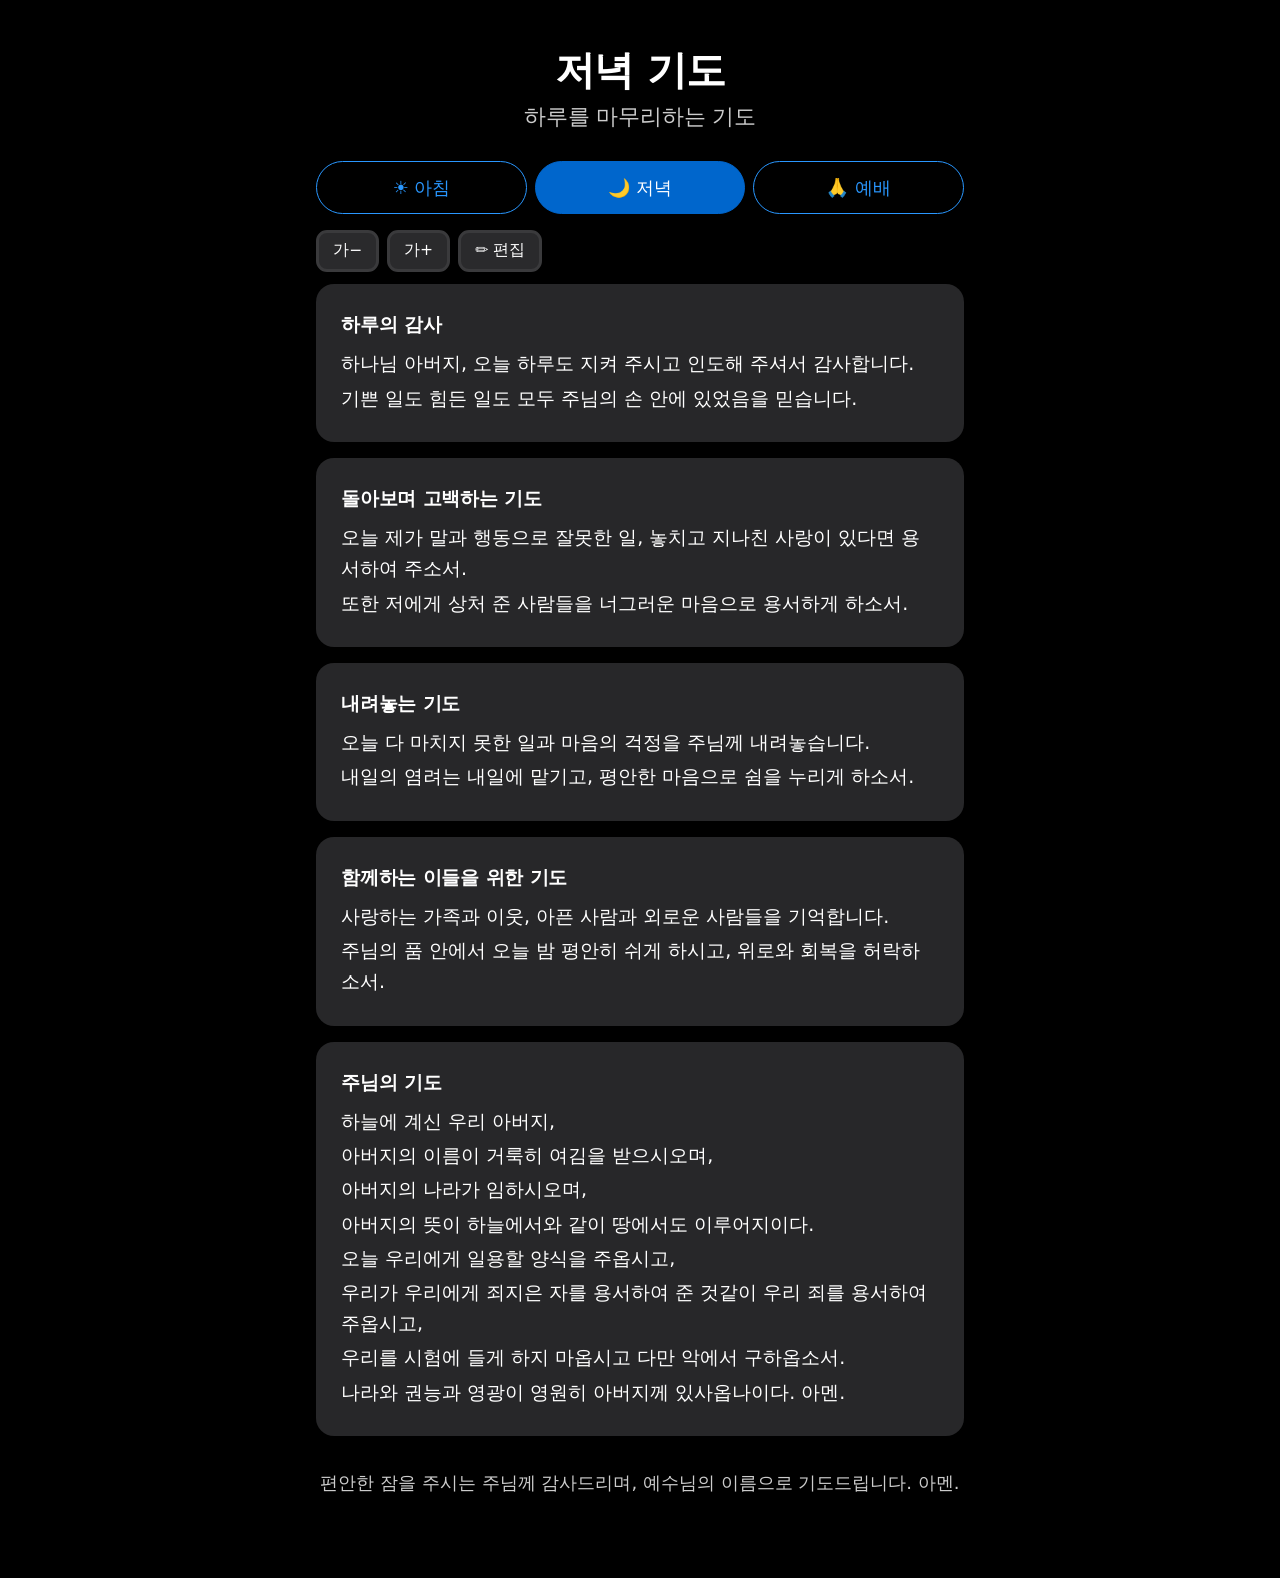
<file: index.html>
<!doctype html>
<html lang="ko">
<head>
  <meta charset="utf-8">
  <meta name="viewport" content="width=device-width, initial-scale=1">
  <meta name="theme-color" content="#f5f5f7">
  <title>아침·저녁 기도문</title>
  <link rel="manifest" href="manifest.webmanifest" crossorigin="use-credentials">
  <link rel="apple-touch-icon" href="icons/icon-180.png">
  <meta name="apple-mobile-web-app-capable" content="yes">
  <meta name="mobile-web-app-capable" content="yes">
  <meta name="apple-mobile-web-app-title" content="기도문">
  <link rel="stylesheet" href="style.css">
</head>
<body class="morning">
  <main>
    <header>
      <div class="icon" id="icon" aria-hidden="true">☀️</div>
      <h1 id="title">아침 기도</h1>
      <p id="greeting" class="sub"></p>
    </header>

    <nav class="tabs" role="tablist" aria-label="기도 선택">
      <button role="tab" data-mode="morning" id="tab-morning">☀️ 아침</button>
      <button role="tab" data-mode="evening" id="tab-evening">🌙 저녁</button>
      <button role="tab" data-mode="sunday" id="tab-sunday">🙏 예배</button>
    </nav>

    <div class="tools">
      <button id="smaller" aria-label="글자 작게">가−</button>
      <button id="larger" aria-label="글자 크게">가+</button>
      <button id="edit" aria-label="기도문 편집">✏️ 편집</button>
    </div>

    <form id="editor" hidden>
      <p class="hint">제목 한 줄, 그 아래 기도 내용을 적고, 빈 줄로 단락을 나눠요. (아래 입력칸을 고쳐 쓰면 됩니다)</p>
      <label for="ed-body" id="ed-label">기도문</label>
      <textarea id="ed-body" rows="16"></textarea>
      <label for="ed-closing">마무리 문장</label>
      <input id="ed-closing" type="text">
      <div class="row">
        <button type="submit" class="primary">저장</button>
        <button type="button" id="ed-cancel">취소</button>
        <button type="button" id="ed-reset">처음 기도문으로</button>
      </div>
      <p class="hint">이 기기의 브라우저에만 저장돼요.</p>
    </form>

    <form id="sermon" hidden>
      <p class="hint">이번 주 설교 말씀 필기를 적으면, 그 내용에 맞는 묵상 기도문을 AI가 만들어 줘요.</p>
      <label for="sm-title">설교 제목·본문 (선택)</label>
      <input id="sm-title" type="text" placeholder="예) 믿음의 길 · 히브리서 11:1-6">
      <label for="sm-notes">설교 필기</label>
      <textarea id="sm-notes" rows="10" placeholder="들은 말씀, 마음에 남은 구절, 적용할 점을 자유롭게 적어요."></textarea>
      <div class="row">
        <button type="submit" class="primary" id="sm-go">묵상 기도문 만들기</button>
        <button type="button" id="sm-clear">지우기</button>
      </div>
      <p id="sm-status" class="hint" role="status"></p>
      <details id="sm-history" open>
        <summary id="sm-hist-sum">지난 묵상 기도문</summary>
        <ul id="sm-list" class="hist"></ul>
        <p class="hint" id="sm-hist-empty">아직 저장된 기도문이 없어요. 만들면 여기에 쌓여요.</p>
      </details>
      <details id="sm-settings">
        <summary>AI 연결 설정 (처음 한 번)</summary>
        <p class="hint">무료 Google Gemini API 키가 필요해요. aistudio.google.com 에서 구글 계정으로 로그인 → "Get API key" → 키 만들기. 키는 이 기기의 브라우저에만 저장되고, 설교 필기는 기도문을 만들 때 Google로 전송돼요. (무료 사용분은 서비스 개선에 쓰일 수 있으니 이름·연락처 같은 개인 정보는 적지 마세요.)</p>
        <label for="sm-key">Gemini API 키</label>
        <input id="sm-key" type="password" autocomplete="off" placeholder="AIza...">
        <div class="row"><button type="button" id="sm-keysave">키 저장</button><button type="button" id="sm-keydel">키 삭제</button></div>
      </details>
    </form>

    <article id="prayer" aria-live="polite"></article>
    <p id="closing" class="closing"></p>
  </main>
  <script src="prayers.js"></script>
  <script src="script.js"></script>
</body>
</html>
</file>
<file: style.css>
/* Apple-style design: photo-first calm UI, one Action Blue, light/dark tiles, pill actions */
:root{
  --canvas:#f5f5f7; --tile:#ffffff; --ink:#1d1d1f; --muted:#6e6e73; --hairline:#e0e0e0;
  --primary:#0066cc; --focus:#0071e3; --on-primary:#ffffff; --link:#0066cc;
  --pearl:#fafafc; --pearl-ink:#333333; --pearl-ring:#f0f0f0; --field:#ffffff;
  --fs:17px;
  --font:"SF Pro Text","SF Pro Display",system-ui,-apple-system,BlinkMacSystemFont,"Apple SD Gothic Neo","Noto Sans KR","Malgun Gothic",sans-serif;
}
body.evening{
  --canvas:#000000; --tile:#272729; --ink:#ffffff; --muted:#cccccc; --hairline:#3a3a3c;
  --link:#2997ff; --pearl:#2a2a2c; --pearl-ink:#ffffff; --pearl-ring:#3a3a3c; --field:#1d1d1f;
}
*{box-sizing:border-box}
body{margin:0;min-height:100vh;background:var(--canvas);color:var(--ink);font-family:var(--font);
  font-size:var(--fs);line-height:1.65;-webkit-font-smoothing:antialiased;transition:background .3s,color .3s}
main{max-width:680px;margin:0 auto;padding-block:48px 80px;
  padding-left:max(16px,env(safe-area-inset-left,0px));padding-right:max(16px,env(safe-area-inset-right,0px))}

header{text-align:center;margin-bottom:28px}
.icon{display:none}
h1{margin:0;font-size:clamp(30px,8.5vw,40px);font-weight:600;line-height:1.1;letter-spacing:-.02em}
.sub{margin:10px 0 0;color:var(--muted);font-size:1.15em;line-height:1.4;letter-spacing:-.01em}

/* tabs: pill CTAs */
.tabs{display:flex;gap:8px;margin:0 0 16px}
.tabs button{flex:1;padding:11px 8px;border:1px solid var(--link);background:transparent;color:var(--link);
  border-radius:9999px;font:inherit;font-size:.95em;cursor:pointer;transition:transform .1s}
.tabs button[aria-selected="true"]{background:var(--primary);border-color:var(--primary);color:var(--on-primary)}

/* tools: pearl capsules */
.tools{display:flex;justify-content:flex-end;gap:8px;margin-bottom:12px}
.tools button{border:3px solid var(--pearl-ring);background:var(--pearl);color:var(--pearl-ink);
  border-radius:11px;padding:5px 14px;font:inherit;font-size:.82em;cursor:pointer;transition:transform .1s}
.tools #edit{margin-right:auto}

/* prayer cards */
section{background:var(--tile);border:1px solid var(--hairline);border-radius:18px;padding:24px;margin-bottom:16px}
body.evening section{border-color:transparent}
section h2{margin:0 0 8px;font-size:1em;font-weight:600;letter-spacing:-.01em}
section p{margin:.15em 0}
.closing{text-align:center;color:var(--muted);margin:32px 0 0;font-size:.95em}

/* forms */
#editor,#sermon{background:var(--tile);border:1px solid var(--hairline);border-radius:18px;padding:24px;margin-bottom:16px;font-size:.88em}
body.evening #editor,body.evening #sermon{border-color:transparent}
#editor[hidden],#sermon[hidden]{display:none}
#editor label,#sermon label{display:block;margin:14px 0 6px;font-weight:600}
#editor textarea,#editor input,#sermon textarea,#sermon input{width:100%;font:inherit;font-size:1em;line-height:1.7;
  padding:12px 14px;border-radius:11px;border:1px solid var(--hairline);background:var(--field);color:var(--ink)}
#editor .row,#sermon .row{display:flex;flex-wrap:wrap;gap:8px;margin-top:16px}
#editor .row button,#sermon .row button{font:inherit;padding:10px 20px;border-radius:9999px;border:1px solid var(--link);
  background:transparent;color:var(--link);cursor:pointer;transition:transform .1s}
#editor .row .primary,#sermon .row .primary{background:var(--primary);border-color:var(--primary);color:var(--on-primary)}
#sermon .row button:disabled{opacity:.5}
#sermon summary{cursor:pointer;color:var(--link);margin-top:16px}
.hint{color:var(--muted);margin:6px 0;font-size:.92em;line-height:1.5}

button:active{transform:scale(.95)}
button:focus-visible,input:focus-visible,textarea:focus-visible,summary:focus-visible{outline:2px solid var(--focus);outline-offset:2px}
@media (prefers-reduced-motion:reduce){*{transition:none!important}}

.hist{list-style:none;margin:8px 0 0;padding:0}
.hist li{display:flex;align-items:center;gap:8px;padding:10px 0;border-top:1px solid var(--hairline)}
.hist .open{flex:1;min-width:0;text-align:left;background:transparent;border:0;color:var(--ink);font:inherit;padding:0;cursor:pointer}
.hist .open small{display:block;color:var(--muted);font-size:.85em}
.hist .open span{display:block;overflow:hidden;text-overflow:ellipsis;white-space:nowrap}
.hist .del{border:0;background:transparent;color:var(--muted);font:inherit;font-size:.85em;cursor:pointer;padding:6px 4px}
</file>
